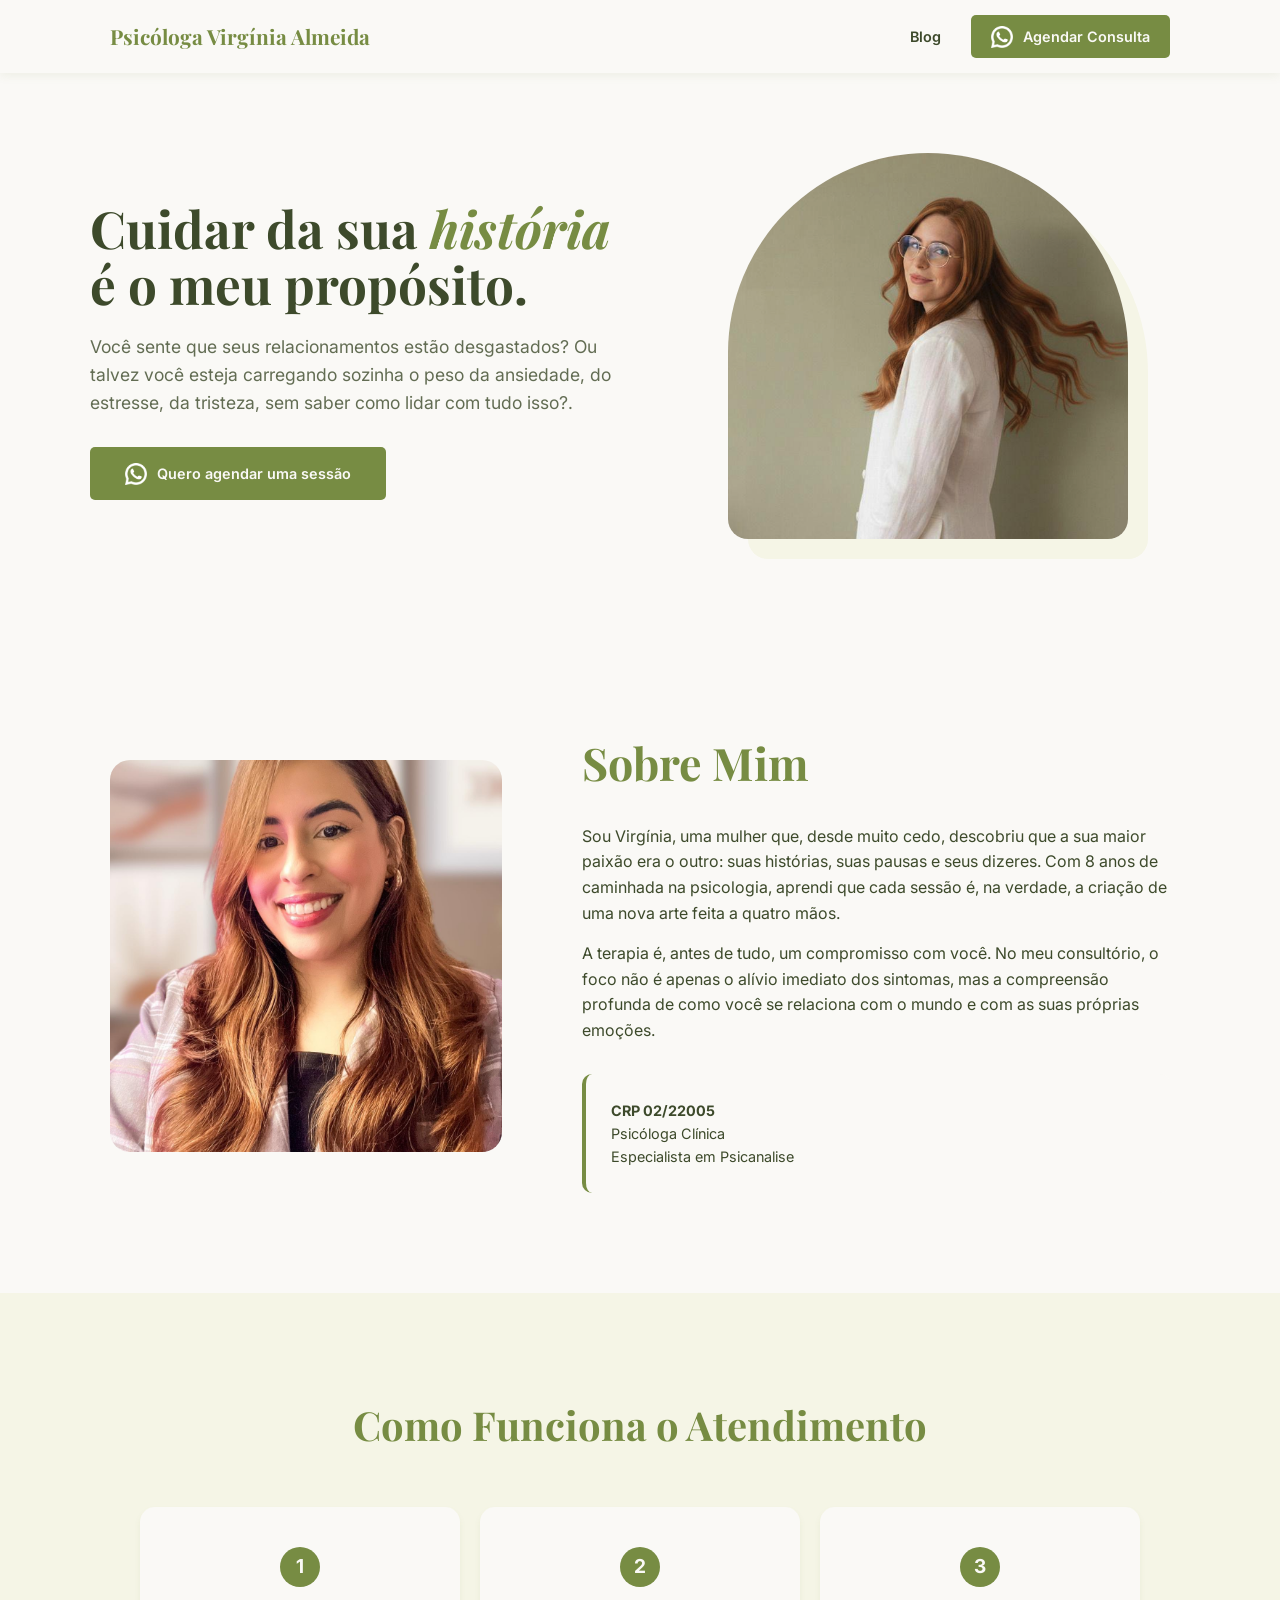
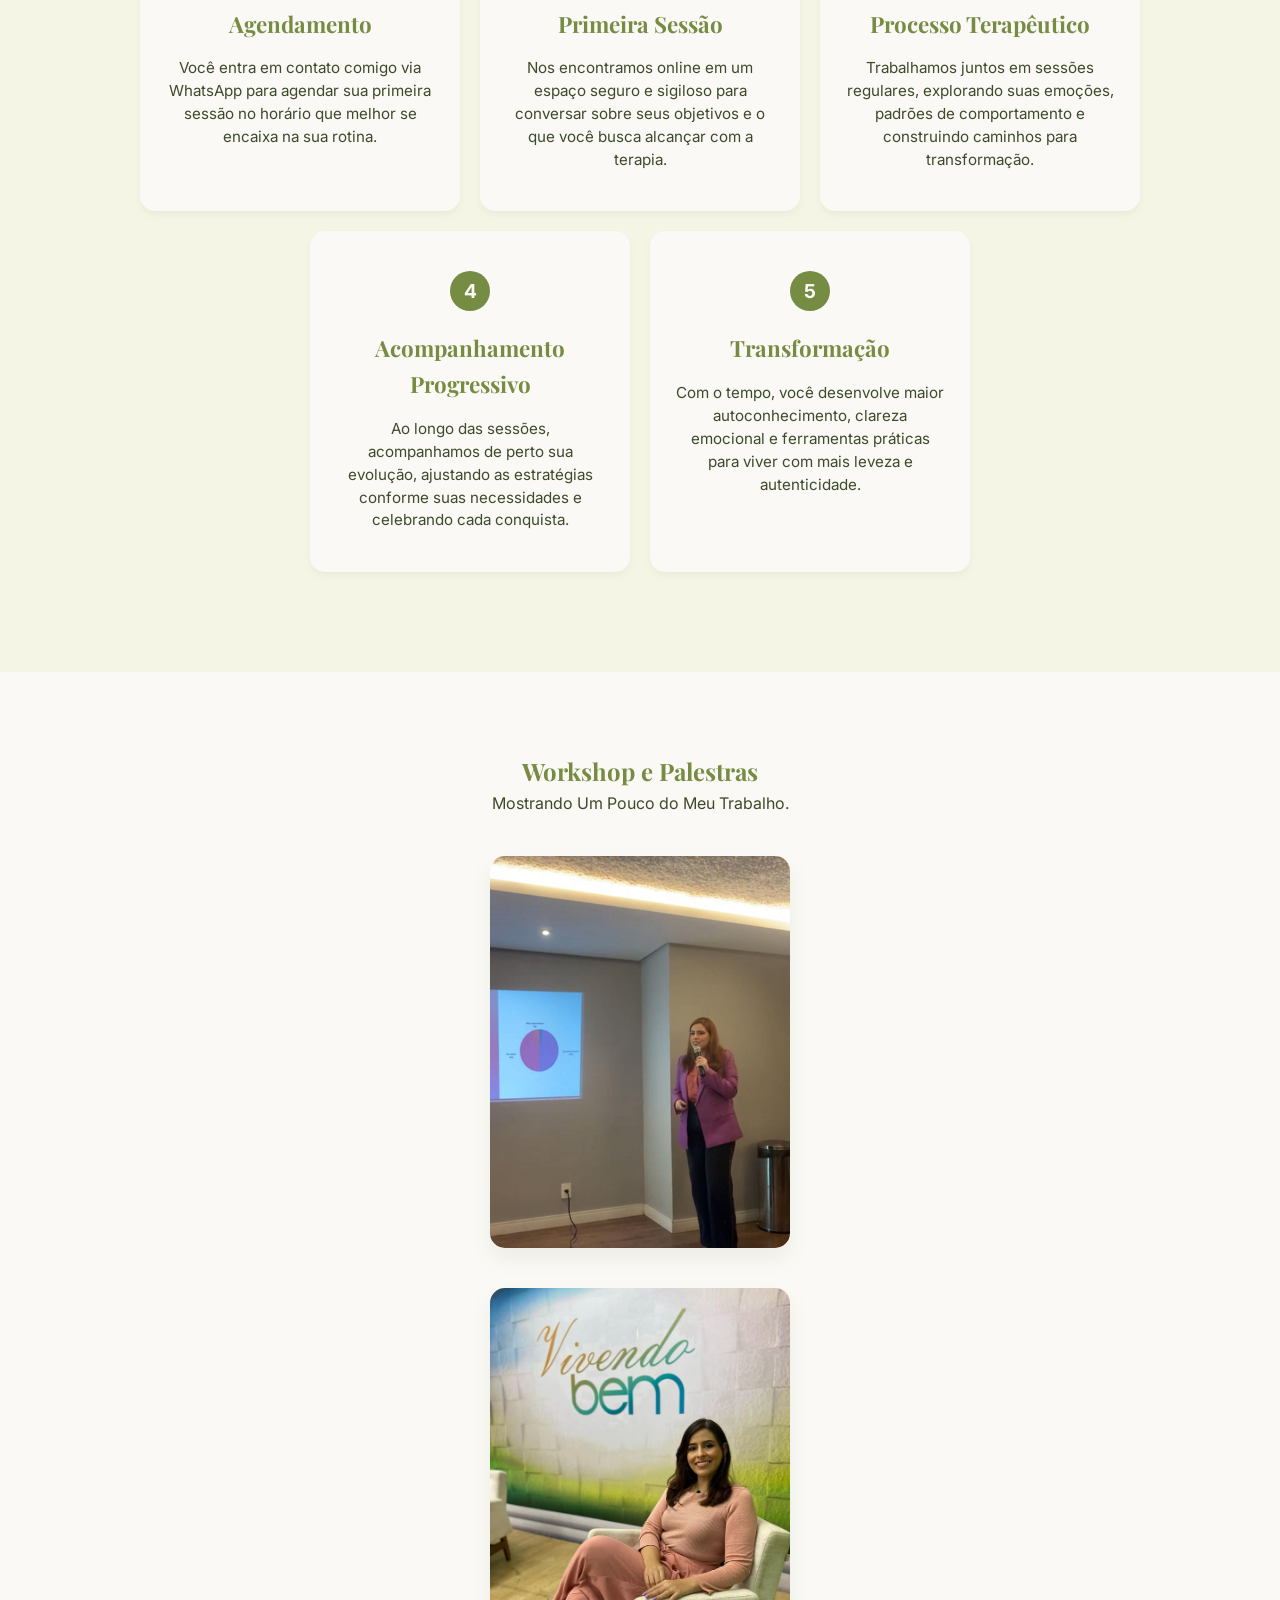
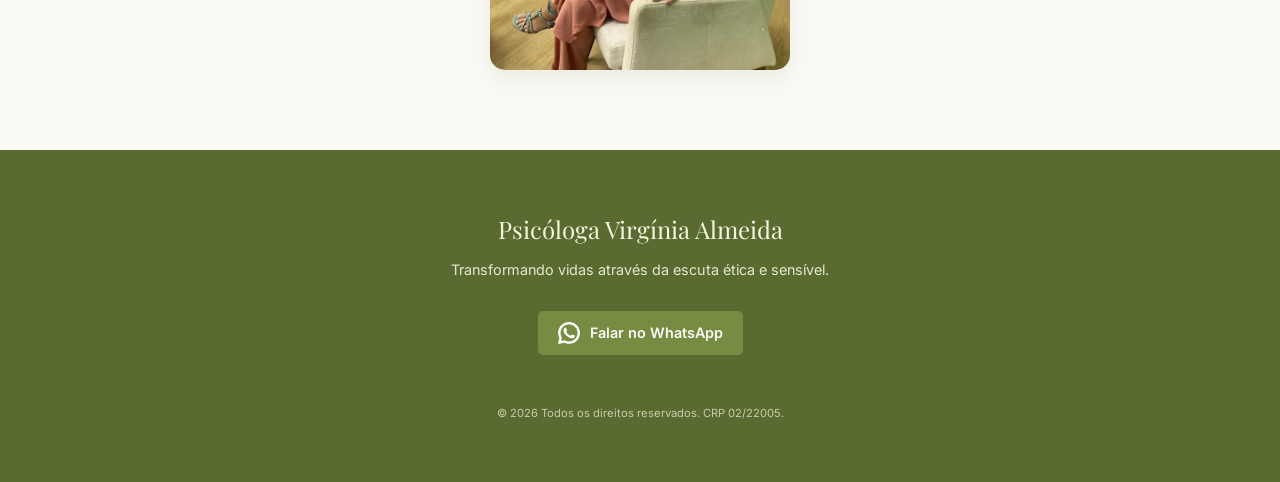
<file: index.html>
<!DOCTYPE html>
<html lang="pt-br">
<head>
    <script>(function(w,d,s,l,i){w[l]=w[l]||[];w[l].push({'gtm.start':
    new Date().getTime(),event:'gtm.js'});var f=d.getElementsByTagName(s)[0],
    j=d.createElement(s),dl=l!='dataLayer'?'&l='+l:'';j.async=true;j.src=
    'https://www.googletagmanager.com/gtm.js?id='+i+dl;f.parentNode.insertBefore(j,f);
    })(window,document,'script','dataLayer','GTM-MFWDWVCD');</script>
    <meta charset="UTF-8">
    <meta name="viewport" content="width=device-width, initial-scale=1.0">
    <title>Psicóloga Virgínia Almeida | Psicoterapia Online</title>
    <link href="https://fonts.googleapis.com/css2?family=Playfair+Display:ital,wght@0,400;0,700;1,400&family=Inter:wght@300;400;600&display=swap" rel="stylesheet">
    
    <style>
        :root {
            --primary: #778c43;
            --secondary: #f5f5e6;
            --bg-light: #FAF9F6;
            --bg-card: #f5f5e6;
            --text-dark: #3d4a2b;
            --white: #FAF9F6;
        }

        * { margin: 0; padding: 0; box-sizing: border-box; }

        body {
            font-family: 'Inter', sans-serif;
            background-color: var(--bg-light);
            color: var(--text-dark);
            line-height: 1.6;
        }

        h1, h2, h3 { font-family: 'Playfair Display', serif; color: var(--primary); }

        .container { max-width: 1100px; margin: 0 auto; padding: 0 20px; }

        /* Navigation */
        nav {
            background: var(--white);
            padding: 15px 0;
            position: sticky;
            top: 0;
            z-index: 1000;
            box-shadow: 0 2px 10px rgba(119, 140, 67, 0.1);
        }

        .nav-content { display: flex; justify-content: space-between; align-items: center; }
        .logo { font-size: 1.3rem; font-weight: 700; color: var(--primary); text-decoration: none; font-family: 'Playfair Display', serif; }
        .nav-links { display: flex; align-items: center; gap: 30px; }
        .nav-links a.blog-link { text-decoration: none; color: var(--text-dark); font-size: 0.9rem; font-weight: 600; }

        /* Botão com Ícone WhatsApp */
        .btn-cta { 
            background-color: var(--primary); 
            color: var(--white); 
            padding: 10px 20px; 
            border-radius: 5px; 
            text-decoration: none; 
            font-weight: 600; 
            font-size: 0.9rem; 
            transition: all 0.3s ease;
            display: inline-flex;
            align-items: center;
            gap: 10px;
        }
        .btn-cta:hover { 
            background-color: #5a6b32; 
            transform: translateY(-2px);
            box-shadow: 0 4px 12px rgba(119, 140, 67, 0.3);
        }
        .btn-icon { width: 22px; height: 22px; object-fit: contain; filter: brightness(0) invert(1); background: transparent; }

        /* Hero Section */
        .hero { padding: 80px 0; display: flex; align-items: center; gap: 50px; }
        .hero-text { flex: 1; }
        .hero-image { flex: 1; text-align: center; }
        .hero-image img { width: 100%; max-width: 400px; border-radius: 200px 200px 20px 20px; box-shadow: 20px 20px 0px var(--secondary); object-fit: cover; }
        .hero h1 { font-size: 3.2rem; margin-bottom: 20px; line-height: 1.1; color: var(--text-dark); }
        .hero h1 span { color: var(--primary); font-style: italic; }

        /* About Section */
        .about { background: var(--white); padding: 100px 0; }
        .about-flex { display: flex; gap: 80px; align-items: center; }
        .about-content { flex: 1.2; }
        .about-img { flex: 0.8; }
        .about-img img { width: 100%; border-radius: 20px; }
        .crp-badge { background: var(--bg-light); padding: 25px; border-radius: 10px; margin-top: 30px; font-size: 0.9rem; border-left: 4px solid var(--primary); }

        /* Como Funciona */
        .how-it-works { padding: 100px 0; text-align: center; background-color: var(--secondary); }
        .how-it-works h2 { font-size: 2.5rem; margin-bottom: 50px; color: var(--primary); }
        .steps-grid { display: flex; flex-wrap: wrap; justify-content: center; gap: 20px; margin-top: 40px; }
        .step-card { background-color: var(--white); padding: 40px 25px; border-radius: 15px; flex: 1 1 calc(33.333% - 40px); min-width: 280px; max-width: 320px; text-align: center; box-shadow: 0 4px 6px rgba(119, 140, 67, 0.08); }
        .step-number { background-color: var(--primary); color: var(--white); width: 40px; height: 40px; border-radius: 50%; display: flex; align-items: center; justify-content: center; margin: 0 auto 20px; font-weight: bold; font-size: 1.2rem; }
        .step-card h3 { font-size: 1.4rem; color: var(--primary); margin-bottom: 15px; }
        .step-card p { font-size: 0.95rem; color: var(--text-dark); line-height: 1.5; }

        /* Services */
        .services { padding: 80px 0; text-align: center; background: var(--white); }
        .workshop-preview { margin-top: 40px; text-align: center; }
        .workshop-preview img { width: 100%; max-width: 300px; border-radius: 15px; margin: 20px auto 0; display: block; box-shadow: 0 10px 20px rgba(119, 140, 67, 0.1); }

        footer { background: #5a6b32; color: #F5F5DC; padding: 60px 0; text-align: center; }
        .footer-logo { font-family: 'Playfair Display', serif; font-size: 1.5rem; margin-bottom: 10px; display: block; color: #F5F5DC; }

        /* Responsive Mobile Styles */
        @media (max-width: 768px) {
            /* Hero Reordering */
            .hero { flex-direction: column; text-align: center; gap: 30px; }
            .hero-text { display: contents; } /* Libera h1 e p para o grid do pai */
            .hero h1 { order: 1; }
            .hero-image { order: 2; margin: 10px 0 20px 0; }
            .hero-text p { order: 3; }
            .hero-text .btn-cta { order: 4; margin: 0 auto; }

            /* About Reordering */
            .about-flex { flex-direction: column; text-align: center; gap: 40px; }
            .about-content { order: 1; }
            .about-img { order: 2; }
            
            .steps-grid { flex-direction: column; align-items: center; }
            .step-card { max-width: 100%; }
        }
    </style>
</head>
<body>
    <noscript><iframe src="https://www.googletagmanager.com/ns.html?id=GTM-MFWDWVCD" height="0" width="0" style="display:none;visibility:hidden"></iframe></noscript>

    <nav>
        <div class="container nav-content">
            <a href="index.html" class="logo">Psicóloga Virgínia Almeida</a>
            <div class="nav-links">
                <a href="blog.html" class="blog-link">Blog</a>
                <a href="https://wa.me/5581993453835?text=Olá%2C%20gostaria%20de%20agendar%20uma%20consulta" class="btn-cta">
                    <img src="zap.png" class="btn-icon" alt="WhatsApp"> Agendar Consulta
                </a>
            </div>
        </div>
    </nav>

    <header class="container hero">
        <div class="hero-text">
            <h1>Cuidar da sua <span>história</span> é o meu propósito.</h1>
            <p style="font-size: 1.1rem; margin-bottom: 30px; opacity: 0.8;">Você sente que seus relacionamentos estão desgastados? Ou talvez você esteja carregando sozinha o peso da ansiedade, do estresse, da tristeza, sem saber como lidar com tudo isso?.</p>
            <a href="https://wa.me/5581993453835?text=Olá%2C%20gostaria%20de%20agendar%20uma%20consulta" class="btn-cta" style="padding: 15px 35px;">
                <img src="zap.png" class="btn-icon" alt="WhatsApp"> Quero agendar uma sessão
            </a>
        </div>
        <div class="hero-image">
            <img src="hero.png" alt="Psicóloga Virgínia Almeida">
        </div>
    </header>

    <section class="about">
        <div class="container about-flex">
            <div class="about-img">
                <img src="foto1.jpeg" alt="Virgínia Almeida">
            </div>
            <div class="about-content">
                <h2 style="font-size: 2.8rem; margin-bottom: 25px;">Sobre Mim</h2>
                <p>Sou Virgínia, uma mulher que, desde muito cedo, descobriu que a sua maior paixão era o outro: suas histórias, suas pausas e seus dizeres. Com 8 anos de caminhada na psicologia, aprendi que cada sessão é, na verdade, a criação de uma nova arte feita a quatro mãos.</p>

                <p style="margin-top: 15px;">A terapia é, antes de tudo, um compromisso com você. No meu consultório, o foco não é apenas o alívio imediato dos sintomas, mas a compreensão profunda de como você se relaciona com o mundo e com as suas próprias emoções.</p>
                <div class="crp-badge">
                    <p><strong>CRP 02/22005</strong></p>
                    <p>Psicóloga Clínica</p>
                    <p>Especialista em Psicanalise</p>
                </div>
            </div>
        </div>
    </section>

    <section class="how-it-works">
        <div class="container">
            <h2>Como Funciona o Atendimento</h2>
            <div class="steps-grid">
                <div class="step-card"><div class="step-number">1</div><h3>Agendamento</h3><p>Você entra em contato comigo via WhatsApp para agendar sua primeira sessão no horário que melhor se encaixa na sua rotina.</p></div>
                <div class="step-card"><div class="step-number">2</div><h3>Primeira Sessão</h3><p>Nos encontramos online em um espaço seguro e sigiloso para conversar sobre seus objetivos e o que você busca alcançar com a terapia.</p></div>
                <div class="step-card"><div class="step-number">3</div><h3>Processo Terapêutico</h3><p>Trabalhamos juntos em sessões regulares, explorando suas emoções, padrões de comportamento e construindo caminhos para transformação.</p></div>
                <div class="step-card"><div class="step-number">4</div><h3>Acompanhamento Progressivo</h3><p>Ao longo das sessões, acompanhamos de perto sua evolução, ajustando as estratégias conforme suas necessidades e celebrando cada conquista.</p></div>
                <div class="step-card"><div class="step-number">5</div><h3>Transformação</h3><p>Com o tempo, você desenvolve maior autoconhecimento, clareza emocional e ferramentas práticas para viver com mais leveza e autenticidade.</p></div>
            </div>
        </div>
    </section>

    <section class="services">
        <div class="container">
            <h2>Workshop e Palestras</h2>
            <p>Mostrando Um Pouco do Meu Trabalho.</p>
            <div class="workshop-preview">
                <img src="workshop.jpeg" alt="Virgínia ministrando workshop">
            </div>
            <div class="workshop-preview">
                <img src="workshop3.png" alt="Virgínia ministrando workshop">
            </div>
        </div>
    </section>

    <footer>
        <div class="container">
            <span class="footer-logo">Psicóloga Virgínia Almeida</span>
            <p style="margin-bottom: 30px; font-size: 0.9rem; opacity: 0.9;">Transformando vidas através da escuta ética e sensível.</p>
            <a href="https://wa.me/5581993453835?text=Olá%2C%20gostaria%20de%20agendar%20uma%20consulta" class="btn-cta">
                <img src="zap.png" class="btn-icon" alt="WhatsApp"> Falar no WhatsApp
            </a>
            <p style="margin-top: 50px; font-size: 0.7rem; opacity: 0.7;">© 2026 Todos os direitos reservados. CRP 02/22005.</p>
        </div>
    </footer>
</body>
</html>
</file>
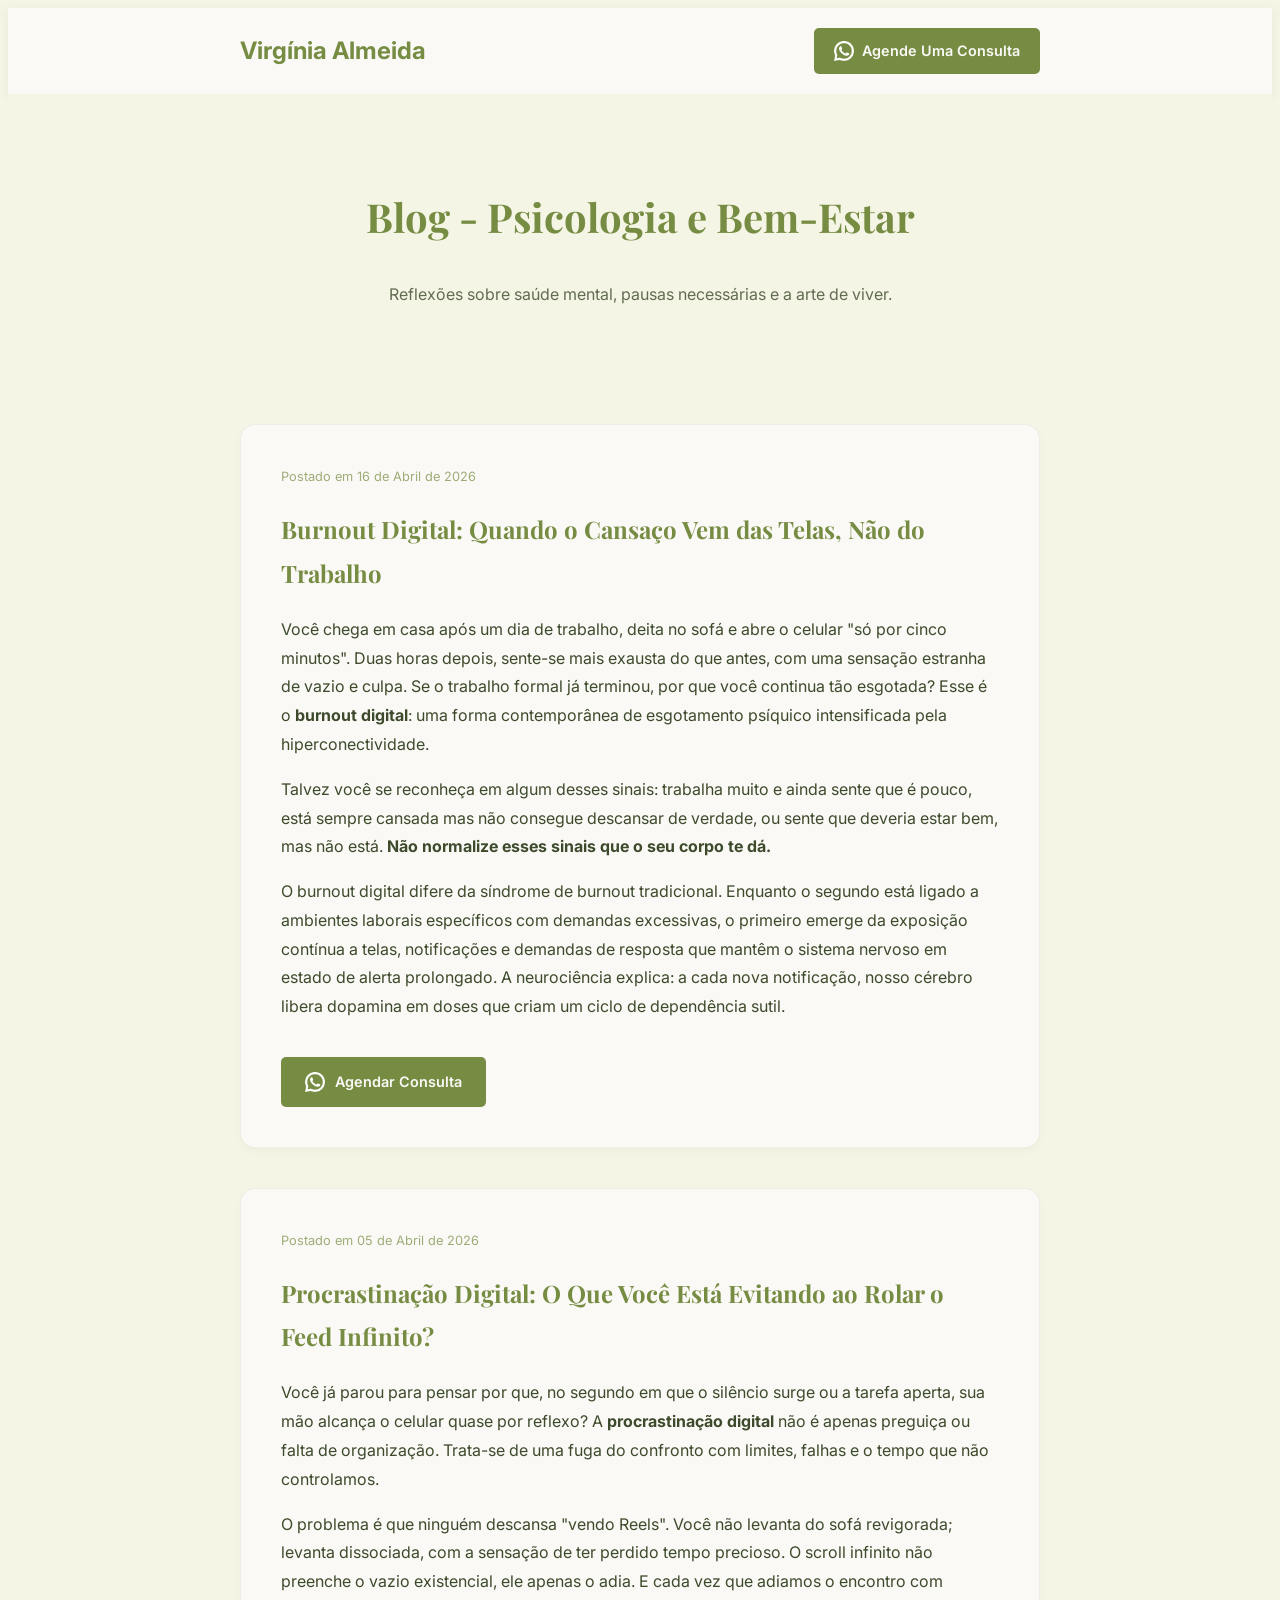
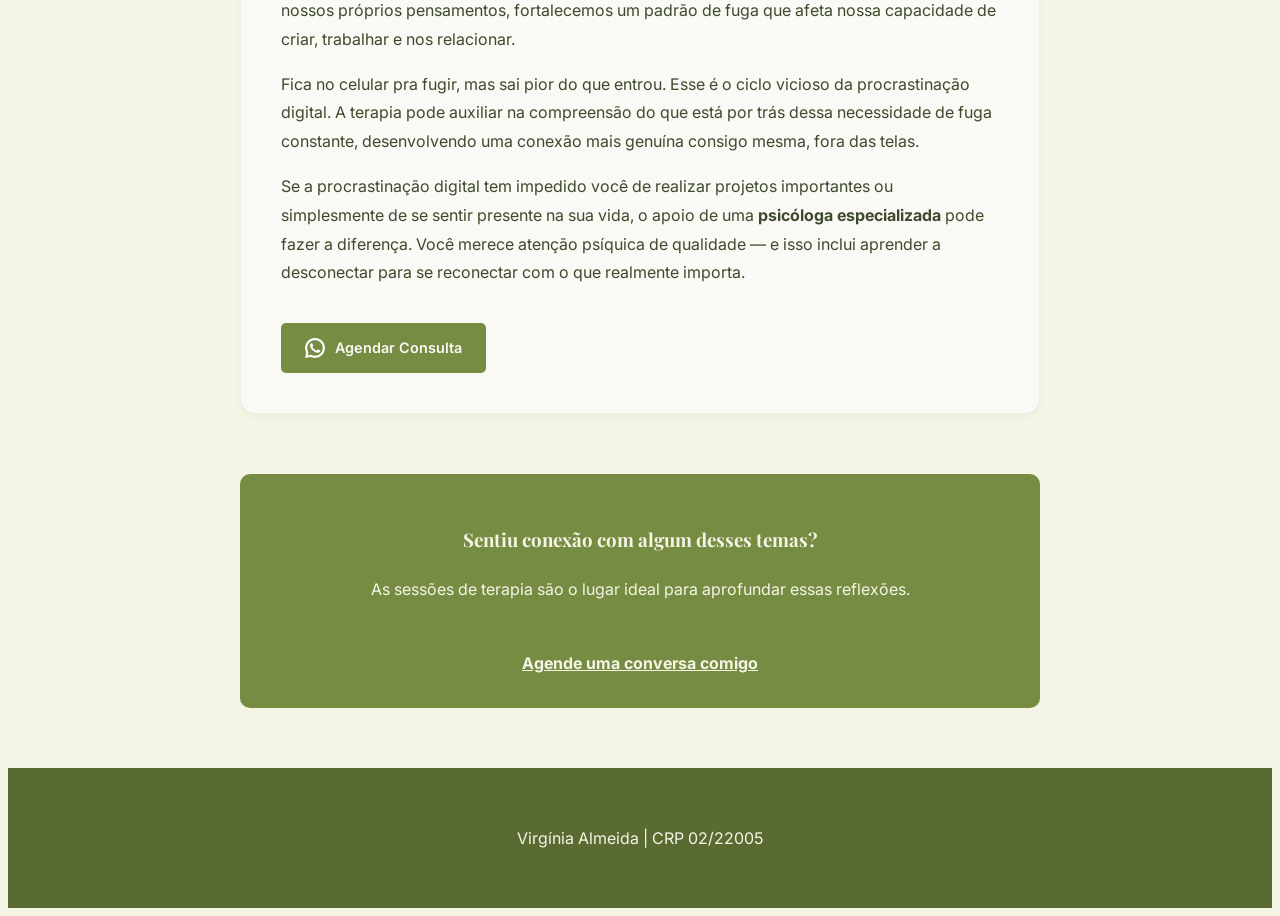
<file: blog.html>
<!DOCTYPE html>
<html lang="pt-br">
<head>
    <script>(function(w,d,s,l,i){w[l]=w[l]||[];w[l].push({'gtm.start':
    new Date().getTime(),event:'gtm.js'});var f=d.getElementsByTagName(s)[0],
    j=d.createElement(s),dl=l!='dataLayer'?'&l='+l:'';j.async=true;j.src=
    'https://www.googletagmanager.com/gtm.js?id='+i+dl;f.parentNode.insertBefore(j,f);
    })(window,document,'script','dataLayer','GTM-MFWDWVCD');</script>
    <meta charset="UTF-8">
    <meta name="viewport" content="width=device-width, initial-scale=1.0">
    <meta name="description" content="Artigos sobre saúde mental digital, burnout digital e procrastinação. Reflexões sobre nossa relação com tecnologia e bem-estar emocional.">
    <meta name="keywords" content="blog psicologia, burnout digital, procrastinação digital, saúde mental digital, terapia online">
    <meta name="author" content="Virgínia Almeida">
    <meta name="robots" content="index, follow">
    <title>Blog - Psicologia e Bem-Estar | Virgínia Almeida</title>
    <link href="https://fonts.googleapis.com/css2?family=Playfair+Display:wght@400;700&family=Inter:wght@300;400;600&display=swap" rel="stylesheet">
    
    <style>
        :root { 
            --primary: #778c43; 
            --secondary: #f5f5e6;
            --bg-light: #f5f5e6; 
            --text-dark: #3d4a2b; 
            --white: #FAF9F6; 
        }
        body { font-family: 'Inter', sans-serif; background-color: var(--bg-light); color: var(--text-dark); line-height: 1.8; }
        h1, h2, h3 { font-family: 'Playfair Display', serif; color: var(--primary); }
        .container { max-width: 800px; margin: 0 auto; padding: 0 20px; }
        
        nav { background: var(--white); padding: 20px 0; box-shadow: 0 2px 10px rgba(119, 140, 67, 0.1); }
        .nav-content { display: flex; justify-content: space-between; align-items: center; }
        .logo { font-size: 1.5rem; font-weight: 700; color: var(--primary); text-decoration: none; }
        
        /* Botão com Ícone WhatsApp no Nav */
        .btn-nav { 
            background-color: var(--primary); 
            color: var(--white); 
            padding: 10px 20px; 
            border-radius: 5px; 
            text-decoration: none; 
            font-weight: 600; 
            font-size: 0.9rem; 
            transition: all 0.3s ease;
            display: inline-flex;
            align-items: center;
            gap: 8px;
        }
        .btn-nav:hover { 
            background-color: #5a6b32; 
            transform: translateY(-2px);
            box-shadow: 0 4px 12px rgba(119, 140, 67, 0.3);
        }
        .btn-icon { width: 20px; height: 20px; object-fit: contain; filter: brightness(0) invert(1); background: transparent; }

        header.blog-header { text-align: center; padding: 60px 0; background-color: var(--secondary); margin-bottom: 40px; }
        header.blog-header h1 { font-size: 2.5rem; color: var(--primary); }
        header.blog-header p { color: var(--text-dark); opacity: 0.8; }

        article { background: var(--white); padding: 40px; border-radius: 15px; margin-bottom: 40px; border: 1px solid rgba(119, 140, 67, 0.1); box-shadow: 0 4px 6px rgba(119, 140, 67, 0.05); }
        article h2 { margin-bottom: 20px; color: var(--primary); }
        .meta { font-size: 0.8rem; color: #778c43; margin-bottom: 20px; display: block; opacity: 0.7; }
        
        /* Botão com Ícone WhatsApp nos Posts */
        .btn-cta { 
            background-color: var(--primary); 
            color: var(--white); 
            padding: 12px 24px; 
            border-radius: 5px; 
            text-decoration: none; 
            font-weight: 600; 
            font-size: 0.9rem; 
            transition: all 0.3s ease;
            display: inline-flex;
            align-items: center;
            gap: 10px;
            margin-top: 20px;
        }
        .btn-cta:hover { 
            background-color: #5a6b32; 
            transform: translateY(-2px);
            box-shadow: 0 4px 12px rgba(119, 140, 67, 0.3);
        }
        
        .cta-box { background: var(--primary); color: #f5f5e6; padding: 30px; border-radius: 10px; text-align: center; margin-top: 60px; }
        .cta-box h3 { color: #f5f5e6; }
        .cta-box a { color: #f5f5e6; font-weight: bold; text-decoration: underline; }

        footer { background: #5a6b32; color: #f5f5e6; padding: 40px 0; text-align: center; margin-top: 60px; }
    </style>
</head>
<body>
    <nav>
        <div class="container nav-content">
            <a href="index.html" class="logo">Virgínia Almeida</a>
            <a href="https://wa.me/5581993453835?text=Oi%2C%20gostaria%20de%20agendar%20uma%20consulta" class="btn-nav">
                <img src="zap.png" class="btn-icon" alt="WhatsApp"> Agende Uma Consulta
            </a>
        </div>
    </nav>

    <header class="blog-header">
        <div class="container">
            <h1>Blog - Psicologia e Bem-Estar</h1>
            <p>Reflexões sobre saúde mental, pausas necessárias e a arte de viver.</p>
        </div>
    </header>

    <main class="container">
        <article itemscope itemtype="https://schema.org/Article">
            <span class="meta">Postado em 16 de Abril de 2026</span>
            <h2>Burnout Digital: Quando o Cansaço Vem das Telas, Não do Trabalho</h2>

            <p>
                Você chega em casa após um dia de trabalho, deita no sofá e abre o celular "só por cinco minutos". 
                Duas horas depois, sente-se mais exausta do que antes, com uma sensação estranha de vazio e culpa. 
                Se o trabalho formal já terminou, por que você continua tão esgotada? Esse é o <strong>burnout digital</strong>: 
                uma forma contemporânea de esgotamento psíquico intensificada pela hiperconectividade.
            </p>

            <p>
                Talvez você se reconheça em algum desses sinais: trabalha muito e ainda sente que é pouco, 
                está sempre cansada mas não consegue descansar de verdade, ou sente que deveria estar bem, mas não está. 
                <strong>Não normalize esses sinais que o seu corpo te dá.</strong>
            </p>

            <p>
                O burnout digital difere da síndrome de burnout tradicional. Enquanto o segundo está ligado a ambientes 
                laborais específicos com demandas excessivas, o primeiro emerge da exposição contínua a telas, 
                notificações e demandas de resposta que mantêm o sistema nervoso em estado de alerta prolongado. 
                A neurociência explica: a cada nova notificação, nosso cérebro libera dopamina em doses que criam 
                um ciclo de dependência sutil.
            </p>
            
            <a href="https://wa.me/5581993453835?text=Oi%2C%20gostaria%20de%20agendar%20uma%20consulta" class="btn-cta">
                <img src="zap.png" class="btn-icon" alt="WhatsApp"> Agendar Consulta
            </a>
        </article>

        <article itemscope itemtype="https://schema.org/Article">
            <span class="meta">Postado em 05 de Abril de 2026</span>
            <h2>Procrastinação Digital: O Que Você Está Evitando ao Rolar o Feed Infinito?</h2>

            <p>
                Você já parou para pensar por que, no segundo em que o silêncio surge ou a tarefa aperta, sua mão 
                alcança o celular quase por reflexo? A <strong>procrastinação digital</strong> não é apenas preguiça ou 
                falta de organização. Trata-se de uma fuga do confronto com limites, falhas e o tempo que não controlamos.
            </p>

            <p>
                O problema é que ninguém descansa "vendo Reels". Você não levanta do sofá revigorada; levanta dissociada, 
                com a sensação de ter perdido tempo precioso. O scroll infinito não preenche o vazio existencial, ele apenas 
                o adia. E cada vez que adiamos o encontro com nossos próprios pensamentos, fortalecemos um padrão de fuga 
                que afeta nossa capacidade de criar, trabalhar e nos relacionar.
            </p>

            <p>
                Fica no celular pra fugir, mas sai pior do que entrou. Esse é o ciclo vicioso da procrastinação digital. 
                A terapia pode auxiliar na compreensão do que está por trás dessa necessidade de fuga constante, 
                desenvolvendo uma conexão mais genuína consigo mesma, fora das telas.
            </p>

            <div class="cta-post">
                <p>
                    Se a procrastinação digital tem impedido você de realizar projetos importantes ou simplesmente de 
                    se sentir presente na sua vida, o apoio de uma <strong>psicóloga especializada</strong> 
                    pode fazer a diferença. Você merece atenção psíquica de qualidade — 
                    e isso inclui aprender a desconectar para se reconectar com o que realmente importa.
                </p>
            </div>
            
            <a href="https://wa.me/5581993453835?text=Oi%2C%20gostaria%20de%20agendar%20uma%20consulta" class="btn-cta">
                <img src="zap.png" class="btn-icon" alt="WhatsApp"> Agendar Consulta
            </a>
        </article>

        <div class="cta-box">
            <h3>Sentiu conexão com algum desses temas?</h3>
            <p>As sessões de terapia são o lugar ideal para aprofundar essas reflexões.</p><br>
            <a href="https://wa.me/5581993453835?text=Oi%2C%20gostaria%20de%20agendar%20uma%20consulta">Agende uma conversa comigo</a>
        </div>
    </main>

    <footer>
        <p>Virgínia Almeida | CRP 02/22005</p>
    </footer>
</body>
</html>
</file>
